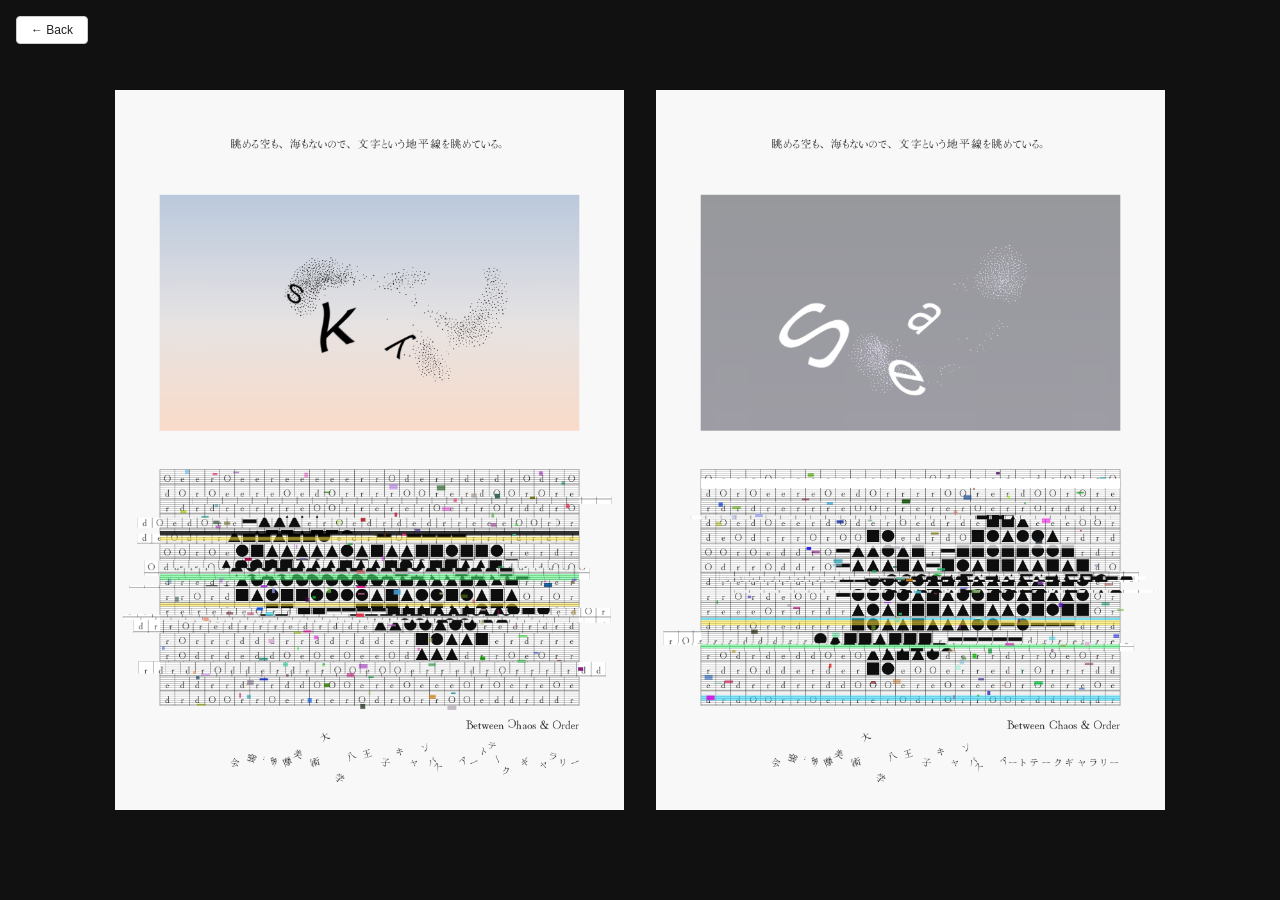
<file: poster.html>
<!DOCTYPE html>
<html lang="ja">
<head>
  <meta charset="UTF-8">
  <title>Poster — order / chaos</title>
  <style>
    * { margin: 0; padding: 0; box-sizing: border-box; }
    body {
      background: #111;
      min-height: 100vh;
      display: flex;
      flex-direction: column;
      align-items: center;
      justify-content: center;
      gap: 40px;
      padding: 40px 20px;
    }
    .posters {
      display: flex;
      flex-wrap: wrap;
      gap: 32px;
      justify-content: center;
      align-items: flex-start;
    }
    .posters img {
      max-height: 80vh;
      max-width: 45vw;
      object-fit: contain;
      display: block;
    }
    a#btn-back {
      position: fixed;
      top: 16px;
      left: 16px;
      padding: 6px 14px;
      background: #fff;
      color: #222;
      font-size: 12px;
      font-family: sans-serif;
      border: 1px solid #ccc;
      border-radius: 4px;
      text-decoration: none;
      z-index: 9999;
    }
    a#btn-back:hover { background: #f0f0f0; }
  </style>
</head>
<body>
  <a href="index.html" id="btn-back">← Back</a>
  <div class="posters">
    <img src="sky.png" alt="Sky poster">
    <img src="sea.png" alt="Sea poster">
  </div>
</body>
</html>
</file>
